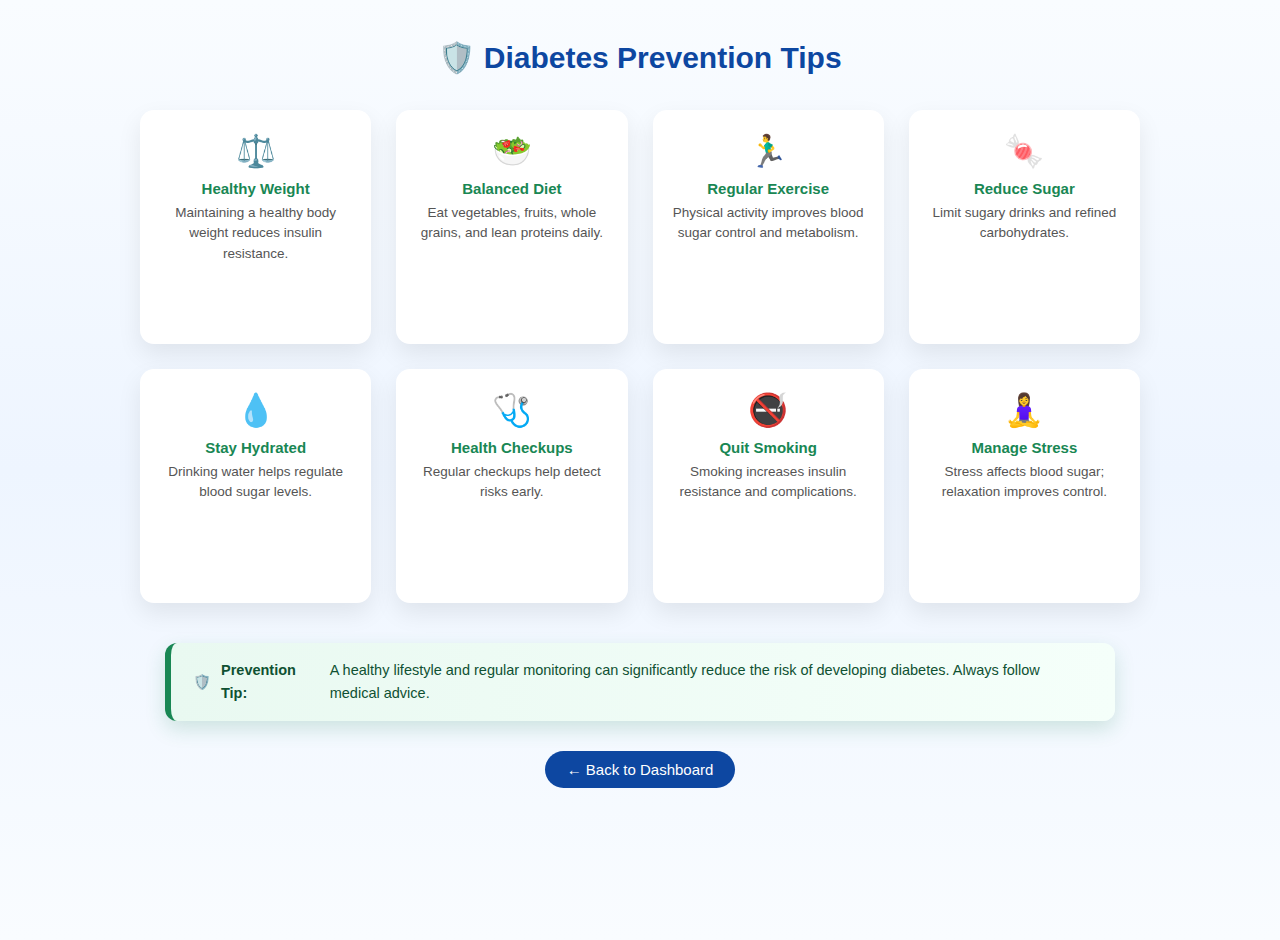
<file: templates/tips.html>
<!DOCTYPE html>
<html lang="en">
<head>
    <meta charset="UTF-8">
    <title>Diabetes Prevention Tips</title>

    <style>
        body {
            margin: 0;
            min-height: 100vh;
            font-family: "Segoe UI", Arial, sans-serif;

            background: linear-gradient(
                180deg,
                #f9fcff 0%,
                #eef5ff 50%,
                #f9fcff 100%
            );
        }

        h1 {
            text-align: center;
            color: #0d47a1;
            margin-top: 40px;
            margin-bottom: 35px;
            font-size: 30px;
        }

        .tips-grid {
            max-width: 1000px;
            margin: auto;
            display: grid;
            grid-template-columns: repeat(auto-fit, minmax(230px, 1fr));
            gap: 25px;
            padding: 0 25px;
        }

        .tip-card {
            background: #ffffff;
            border-radius: 14px;
            padding: 22px 18px;
            text-align: center;
             min-height: 190px;      
             max-width: 230px;       

            box-shadow: 0 10px 25px rgba(0, 0, 0, 0.08);
            transition: transform 0.3s ease, box-shadow 0.3s ease;
        }

        .tip-card:hover {
            transform: translateY(-6px);
            box-shadow: 0 16px 35px rgba(25, 135, 84, 0.25);
        }

        .tip-icon {
            font-size: 32px;
            margin-bottom: 10px;
        }

        .tip-title {
            font-weight: 600;
            color: #198754;
            margin-bottom: 6px;
            font-size: 15px;
        }

        .tip-desc {
            font-size: 13.5px;
            color: #555;
            line-height: 1.5;
        }

        /* Prevention Alert (Same as Symptoms – Green Version) */
        .prevention-alert {
            max-width: 900px;
            margin: 40px auto 20px;
            padding: 16px 22px;

            background: linear-gradient(
                90deg,
                #e9f9f1,
                #f5fffa
            );

            border-left: 6px solid #198754;
            border-radius: 12px;

            color: #0f5132;
            font-size: 14.5px;
            line-height: 1.6;

            display: flex;
            align-items: center;
            gap: 10px;

            box-shadow: 0 8px 20px rgba(25, 135, 84, 0.18);
        }

        .prevention-alert:hover {
            box-shadow: 0 12px 28px rgba(25, 135, 84, 0.28);
        }

        .back-btn {
            display: block;
            width: fit-content;
            margin: 30px auto 45px;
            padding: 10px 22px;

            background: #0d47a1;
            color: #fff;
            text-decoration: none;
            border-radius: 25px;
            font-size: 15px;

            transition: 0.3s;
        }

        .back-btn:hover {
            background: #08306b;
        }
    </style>
</head>

<body>

    <h1>🛡️ Diabetes Prevention Tips</h1>

    <div class="tips-grid">

        <div class="tip-card">
            <div class="tip-icon">⚖️</div>
            <div class="tip-title">Healthy Weight</div>
            <div class="tip-desc">
                Maintaining a healthy body weight reduces insulin resistance.
            </div>
        </div>

        <div class="tip-card">
            <div class="tip-icon">🥗</div>
            <div class="tip-title">Balanced Diet</div>
            <div class="tip-desc">
                Eat vegetables, fruits, whole grains, and lean proteins daily.
            </div>
        </div>

        <div class="tip-card">
            <div class="tip-icon">🏃‍♂️</div>
            <div class="tip-title">Regular Exercise</div>
            <div class="tip-desc">
                Physical activity improves blood sugar control and metabolism.
            </div>
        </div>

        <div class="tip-card">
            <div class="tip-icon">🍬</div>
            <div class="tip-title">Reduce Sugar</div>
            <div class="tip-desc">
                Limit sugary drinks and refined carbohydrates.
            </div>
        </div>

        <div class="tip-card">
            <div class="tip-icon">💧</div>
            <div class="tip-title">Stay Hydrated</div>
            <div class="tip-desc">
                Drinking water helps regulate blood sugar levels.
            </div>
        </div>

        <div class="tip-card">
            <div class="tip-icon">🩺</div>
            <div class="tip-title">Health Checkups</div>
            <div class="tip-desc">
                Regular checkups help detect risks early.
            </div>
        </div>

        <div class="tip-card">
            <div class="tip-icon">🚭</div>
            <div class="tip-title">Quit Smoking</div>
            <div class="tip-desc">
                Smoking increases insulin resistance and complications.
            </div>
        </div>

        <div class="tip-card">
            <div class="tip-icon">🧘‍♀️</div>
            <div class="tip-title">Manage Stress</div>
            <div class="tip-desc">
                Stress affects blood sugar; relaxation improves control.
            </div>
        </div>

    </div>

    <div class="prevention-alert">
        <span>🛡️</span>
        <strong>Prevention Tip:</strong>
        A healthy lifestyle and regular monitoring can significantly reduce
        the risk of developing diabetes. Always follow medical advice.
    </div>

    <a href="/" class="back-btn">← Back to Dashboard</a>

</body>
</html>
</file>
